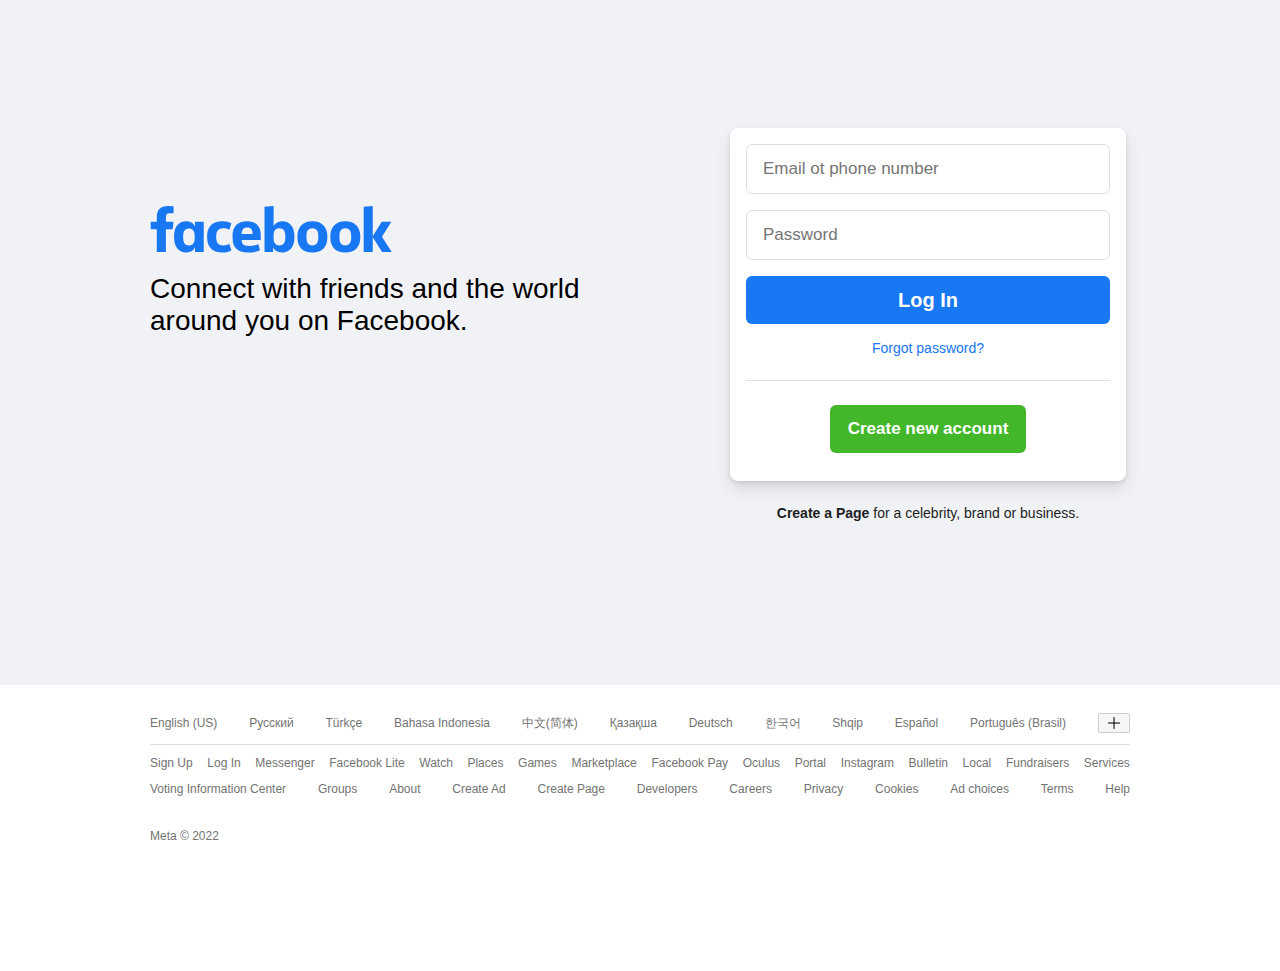
<file: lab2/Facebook/index.html>
<html>
    <head>
        <link rel="stylesheet" href="style.css">
    </head>
    <body>
        <div class="wrapper">
            <div class="home-page">
                <div class="home-page__info">
                    <img width="300px" src="logo.svg" alt="facebook logo"/> 
                    <h2 class="home-page__description">Connect with friends and the world around you on Facebook.</h2>
                </div>

                <div class="login">
                    <div class="login-container">
                        <div class="login__input">
                            <input type="text" id="username" placeholder="Email ot phone number"/>
                            <input type="password" id="password" placeholder="Password"/>
                            <button class="login__btn login-btn btn">Log In</button>
                            <a class="forgot-password-link" href="#">Forgot password?</a>
                        </div>

                        <button class="create-account-btn btn">
                            Create new account
                        </button>
                    </div>

                    <small class="note"><a class="create-page-link" href="#">Create a Page</a> for a celebrity, brand or business.</small>
                </div>
            </div>
        </div>
        <footer>
            <div class="wrapper">
                <ul class="lang-list">
                    <li class="lang-list__element">
                        <a href="#">English (US)
                        </a>
                    </li>

                    <li class="lang-list__element">
                        <a href="#">Русский
                        </a>
                    </li>

                    <li class="lang-list__element">
                        <a href="#">Türkçe</a>
                    </li>

                    <li class="lang-list__element">
                        <a href="#">Bahasa Indonesia
                        </a>
                    </li>

                    <li class="lang-list__element">
                        <a href="#">中文(简体)</a>
                    </li>

                    <li class="lang-list__element">
                        <a href="#">Қазақша</a>
                    </li>

                    <li class="lang-list__element">
                        <a href="#">Deutsch</a>
                    </li>

                    <li class="lang-list__element">
                        <a href="#">한국어</a>
                    </li>

                    <li class="lang-list__element">
                        <a href="#">Shqip</a>
                    </li>

                    <li class="lang-list__element">
                        <a href="#">Español</a>
                    </li>

                    <li class="lang-list__element">
                        <a href="#">Português (Brasil)</a>
                    </li>

                    <li>
                        <button id="add-lang-btn"></button>
                    </li>
                </ul>
                <ul class="options">
                    <li class="options__element">
                        <a href="#">
                            Sign Up
                        </a>
                    </li>

                    <li class="options__element">
                        <a href="#">
                            Log In
                        </a>
                    </li>

                    <li class="options__element">
                        <a href="#">
                            Messenger
                        </a>
                    </li>

                    <li class="options__element">
                        <a href="#">
                            Facebook Lite
                        </a>
                    </li>

                    <li class="options__element">
                        <a href="#">
                            Watch
                        </a>
                    </li>

                    <li class="options__element">
                        <a href="#">
                            Places
                        </a>
                    </li>

                    <li class="options__element">
                        <a href="#">
                            Games
                        </a>
                    </li>

                    <li class="options__element">
                        <a href="#">
                            Marketplace
                        </a>
                    </li>

                    <li class="options__element">
                        <a href="#">
                            Facebook Pay
                        </a>
                    </li>

                    <li class="options__element">
                        <a href="#">
                            Oculus
                        </a>
                    </li>

                    <li class="options__element">
                        <a href="#">
                            Portal
                        </a>
                    </li>

                    <li class="options__element">
                        <a href="#">
                            Instagram
                        </a>
                    </li>

                    <li class="options__element">
                        <a href="#">
                            Bulletin
                        </a>
                    </li>

                    <li class="options__element">
                        <a href="#">
                            Local
                        </a>
                    </li>

                    <li class="options__element">
                        <a href="#">
                            Fundraisers
                        </a>
                    </li>
                    <li class="options__element">
                        <a href="#">
                            Services
                        </a>
                    </li>

                    <li class="options__element">
                        <a href="#">
                            Voting Information Center
                        </a>
                    </li>
                    <li class="options__element">
                        <a href="#">
                            Groups
                        </a>
                    </li>
                    <li class="options__element">
                        <a href="#">
                            About
                        </a>
                    </li>
                    <li class="options__element">
                        <a href="#">
                            Create Ad
                        </a>
                    </li>
                    <li class="options__element">
                        <a href="#">
                            Create Page
                        </a>
                    </li>
                    <li class="options__element">
                        <a href="#">
                            Developers
                        </a>
                    </li>
                    <li class="options__element">
                        <a href="#">
                            Careers
                        </a>
                    </li>

                    <li class="options__element">
                        <a href="#">
                            Privacy
                        </a>
                    </li>
                    <li class="options__element">
                        <a href="#">
                            Cookies
                        </a>
                    </li>
                    <li class="options__element">
                        <a href="#">
                            Ad choices
                        </a>
                    </li>
                    <li class="options__element">
                        <a href="#">
                            Terms
                        </a>
                    </li>

                    <li class="options__element">
                        <a href="#">
                            Help
                        </a>
                    </li>
                </ul>
                <small class="author-rules">Meta &copy; 2022</small>
            </div>
        </footer>
    </body>
</html>
</file>
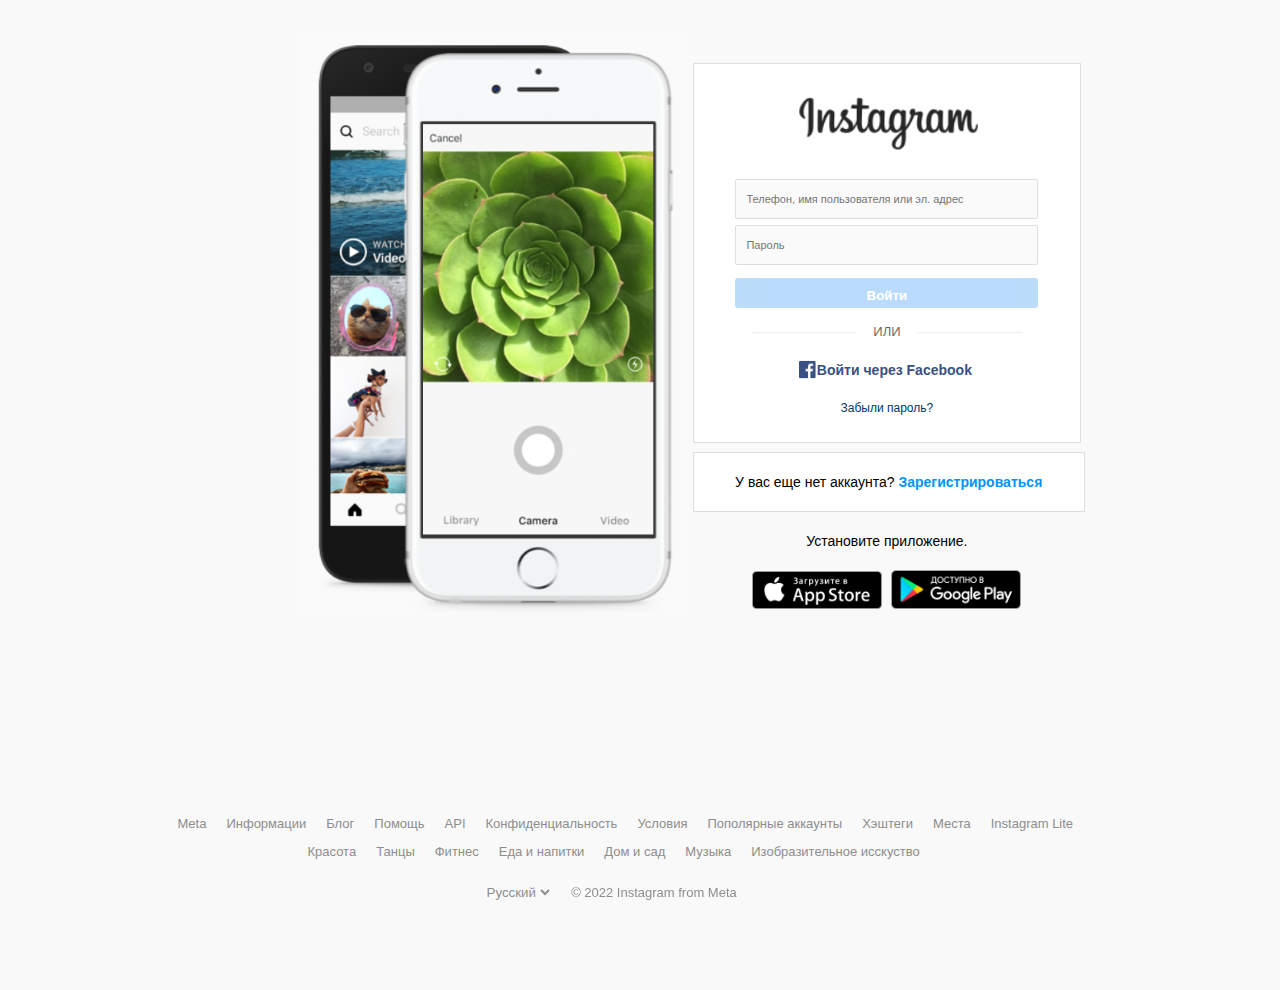
<file: lab2/Instagram/index.html>
<!DOCTYPE html>
<html lang="en">
    <head>
        <title>Adil Instagram</title>
        <link rel="stylesheet" href="style.css">
        <meta charset="UTF-8">
    </head>
    <body>
        <main class="main">
            <div class="main__content">
                <div class="main__phone">
                    <img src="static/img/iphone-logo.png" alt="Iphone-logo">
                </div>

                <div class="inst-form">
                    <div class="form-content top-cont">
                        <div class="inst-logo">
                            <img src="static/img/instagram-logo.png" alt="instagram logo">
                        </div>
                        <input type="text" placeholder="Телефон, имя пользователя или эл. адрес">
                        <input type="password" placeholder="Пароль">
                        <button class="log-in-btn" disabled>Войти</button>
                        <div id="new-var">
                            <hr id="line"><p id="or">ИЛИ</p><hr id="line2">
                        </div>
                            <a href="#" id="fb"><img src="static/img/fb-logo.png" id="fb-logo">Войти через Facebook</a>
                            <a href="#" id="forgot">Забыли пароль?</a>
                        <div class="lower-cont">
                            <span>У вас еще нет аккаунта? <a href="" id="sign-up">Зарегистрироваться</a></span>
                        </div>

                        <div class="download">
                            <div class="dwn-word">
                                <p>Установите приложение.</p>
                            </div>
                            <div class="dwn-img">
                                <a href="#"><img src="static/img/app-store.png" alt="App store" id="app-store"></a>
                                <a href="#"><img src="static/img/google-play.png" alt="Google play" id="google-play"></a>
                            </div>
                        </div>
                    </div>
                </div>
            </div>
        </main>

        <footer>
            <div class="footer-content">
                <ul class="upper-list">
                    <li><a href="#">Meta</a></li>
                    <li><a href="#">Информации</a></li>
                    <li><a href="#">Блог</a></li>
                    <li><a href="#">Помощь</a></li>
                    <li><a href="#">API</a></li>
                    <li><a href="#">Конфиденциальность</a></li>
                    <li><a href="#">Условия</a></li>
                    <li><a href="#">Пополярные аккаунты</a></li>
                    <li><a href="#">Хэштеги</a></li>
                    <li><a href="#">Места</a></li>
                    <li><a href="#">Instagram Lite</a></li>
                </ul>
                <div class="bottom">
                    <ul class="bottom-list">
                        <li><a href="#">Красота</a></li>
                        <li><a href="#">Танцы</a></li>
                        <li><a href="#">Фитнес</a></li>
                        <li><a href="#">Еда и напитки</a></li>
                        <li><a href="#">Дом и сад</a></li>
                        <li><a href="#">Музыка</a></li>
                        <li><a href="#">Изобразительное исскуство</a></li>
                    </ul>
                </div>
                    <div class="lang">
                        <select name="change name" id="change-lang">
                            <option selected value="ru">Русский</option>
                            <option value="af">Africans</option>
                            <option value="cs">Čeština</option>
                            <option value="da">Dansk</option>
                        </select>
                            <span id="meta">© 2022 Instagram from Meta</span>
                    </div>
            </div>
        </footer>
    </body>
</html>
</file>
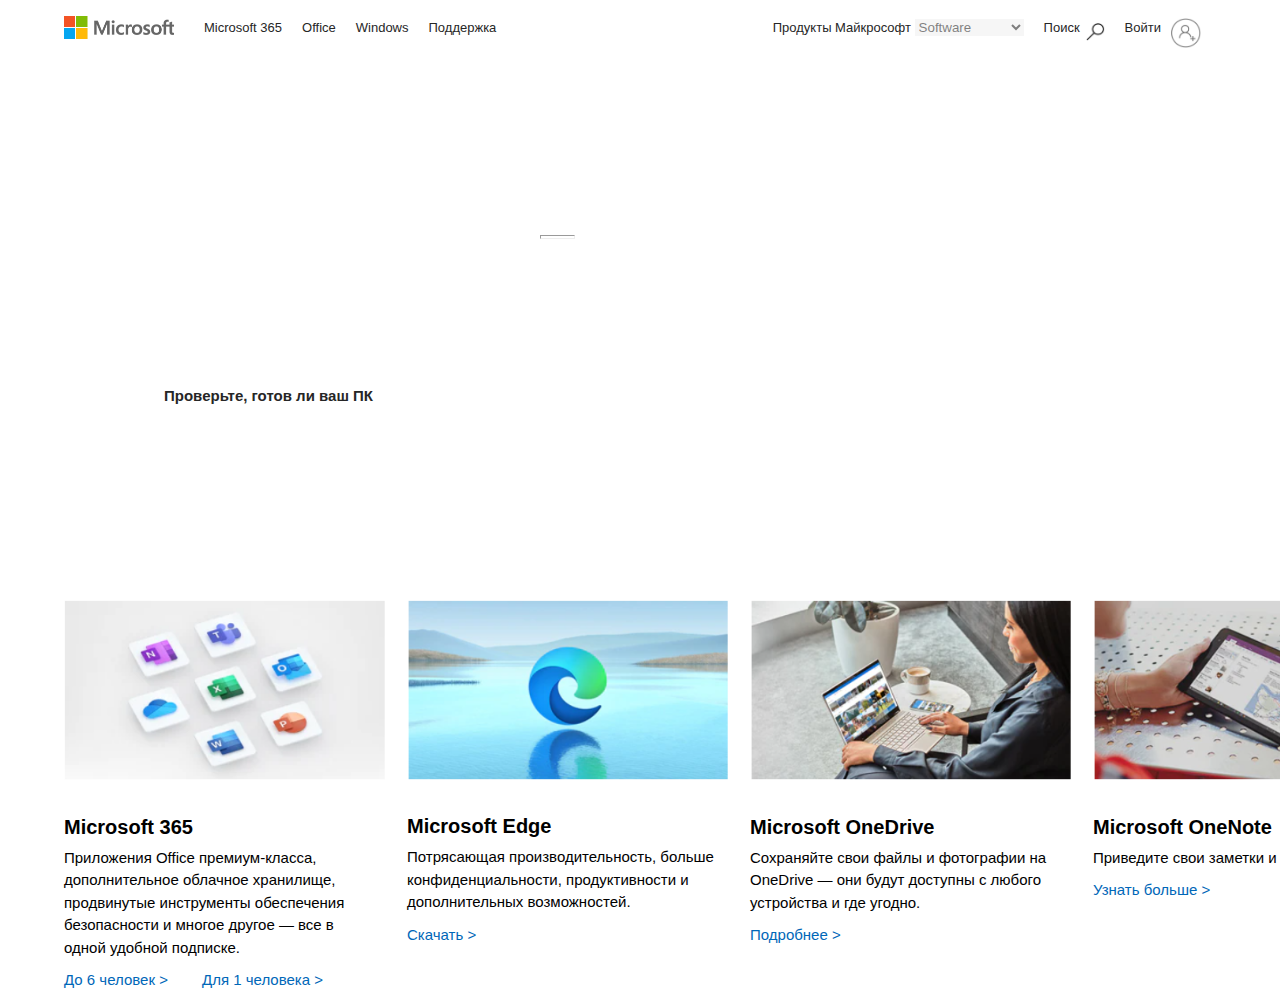
<file: lab2/Microsoft/index.html>
<!DOCTYPE html>
<html lang="en">
    <head>
        <meta charset="UTF-8">
        <title>Adil's Microsoft</title>
        <link rel="stylesheet" href="style.css">
    </head>
    <body>
        <div class="gen-container">
            <nav class="nav-bar">
                <img src="static/img/microsoft-logo.png" alt="microsoft logo" class="microsoft-logo-image">

                <ul class="left-menu">
                    <li><a href="#">Microsoft 365</a></li>
                    <li><a href="#">Office</a></li>
                    <li><a href="#">Windows</a></li>
                    <li><a href="#">Поддержка</a></li>
                </ul>

                <ul class="right-menu">
                    <li><a href=""><span class="right-block">Продукты Майкрософт</span></a>
                    <select name="Продукты Майкрософт" id="products">
                        <option selected value="software">Software</option>
                        <option value="PCs & Devices">PCs & Devices</option>
                        <option value="Развлечения">Развлечения</option>
                    </select></li>
                    <li class="icons"><a href=""><span class="right-block">Поиск</span><img src="static/img/search.png" alt="search" id="search"></a></li>
                    <li class="icons"><a href=""><span class="right-block">Войти</span><img src="static/img/enter.png" alt="Login" id="login"></a></li>
                </ul>
            </nav>

            <section class="main">
                <div class="main__center">
                    <h1> Разработано для жизни сегодня и в будущем</h1><hr>
                    <p>Следующее поколение игр. Ваши цели. Друзья и семья. С Windows 11 вы станете еще ближе к тому, что успели полюбить.
                    </p>
                    <button class="btn"><span>Проверьте, готов ли ваш ПК</span></button>
                </div>
            </section>

            <section class="blocks">
                <div>
                    <img class="blocks__img" src="static/img/microsoft-365.png" alt="microsoft 365">
                    <h3 class="blocks__title">Microsoft 365</h3>
                    <p id="office">Приложения Office премиум-класса, дополнительное облачное хранилище, продвинутые инструменты обеспечения безопасности и многое другое — все в одной удобной подписке.
                    </p>
                    <a class="blocks__link" href="#">До 6 человек ></a>
                    <a class="blocks__link" href="#">Для 1 человека ></a>
                </div>
                <div>
                    <img class="blocks__img" src="static/img/edge.png" alt="microsoft edge">
                    <h3 class="blocks__title">Microsoft Edge</h3>
                    <p>Потрясающая производительность, больше конфиденциальности, продуктивности и дополнительных возможностей.
                    </p>
                    <a class="blocks__link" href="#">Скачать ></a>
                </div>
                <div>
                    <img class="blocks__img" src="static/img/onedrive.png" alt="microsoft OneDrive">
                    <h3 class="blocks__title">Microsoft OneDrive</h3>
                    <p>Сохраняйте свои файлы и фотографии на OneDrive — они будут доступны с любого устройства и где угодно.
                    </p>
                    <a class="blocks__link" href="#">Подробнее ></a>
                </div>
                <div>
                    <img class="blocks__img" src="static/img/onenote.png" alt="microsoft OneNote">
                    <h3 class="blocks__title">Microsoft OneNote</h3>
                    <p>Приведите свои заметки и дела в порядок.
                    </p>
                    <a class="blocks__link" href="#">Узнать больше ></a>
                </div>
            </section>
        </div>
    </body>
</html>
</file>
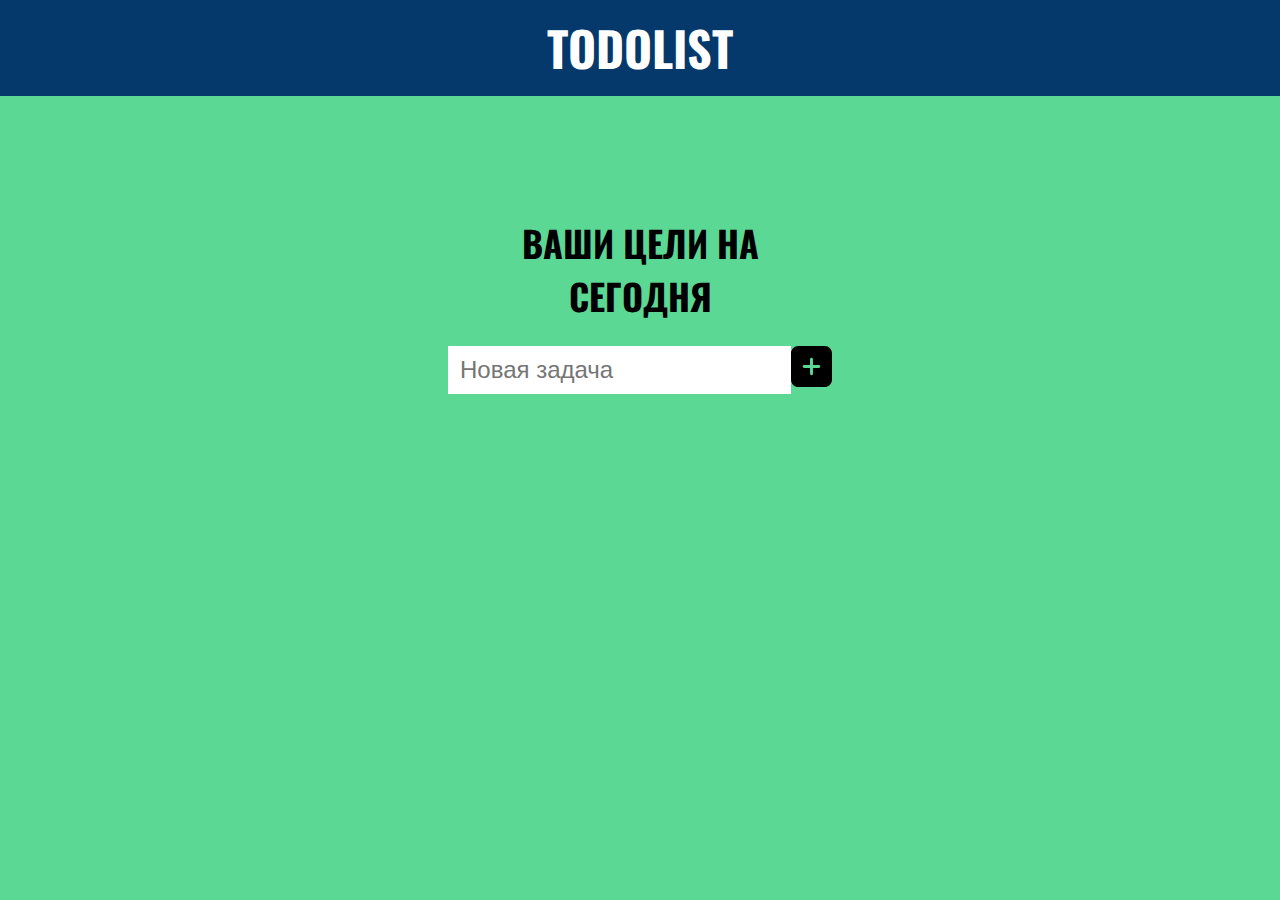
<file: lab3/Todo App/todolist.html>
<!DOCTYPE html>
<html>
    <head>
        <meta charset="utf-8">
        <title>todolist by Adil`</title>
        <link rel="stylesheet" href="style.css">
        <script src="index.js"></script>
        <link href="https://fonts.googleapis.com/css2?family=Oswald:wght@200;300;400;500;600;700&display=swap" rel="stylesheet">
    </head>

    <body>
        <header>
            <div class="container">
                <h1>
                   TODOLIST 
                </h1>
            </div>
        </header>

        <section id="main">
            <div class="container">
                <h2>Ваши цели на сегодня</h2>
                
                <div id="new_target_container">
                    <input placeholder = "Новая задача" id="newItem" type="text">
                    <input onclick="addItem()" value="" type="submit">
                </div>

                <div class="list_container">
                    <ul id="list">
                    </ul>
                </div>
            </div>
        </section>
    </body>
</html>
</file>
<file: lab2/Facebook/style.css>
* {
    margin: 0;
    padding: 0;
    box-sizing: border-box;
    font-family: sans-serif;
}

body {
    display: flex;
    flex-direction: column;
    background-color: #f1f2f6;
    align-items: center;
}

.wrapper {
    width: 980px;
}

.home-page {
    display: flex;
    align-items: center;
    margin: 128px 0 164px 0;
}

.home-page__info {
    width: 580px;
    padding-right: 64px;
    align-self: baseline;
    padding-top: 48px;
}

.home-page__description {
    font-size: 28px;
    font-weight: 400;
}
.login {
    display: flex;
    align-items: center;
    flex-direction: column;
    gap: 24px
}
.login-container {
    background-color: #fff;
    border-radius: 8px;
    box-shadow: 0 2px 4px rgb(0 0 0 / 10%), 0 8px 16px rgb(0 0 0 / 10%);
    padding: 16px 0 28px 0;
    width: 396px;
}
.login__input {
    border-bottom: 1px solid #dddfe2;
    padding-bottom: 24px;
    gap: 16px;
    margin-bottom: 24px;
}

.login__input,
.login-container {
    display: flex;
    align-items: center;
    flex-direction: column;
}

.login__input input {
    width: 364px;
    padding: 14px 16px;
    border: 1px solid #dddfe2;
    color: #1d2129;
    font-family: Helvetica, Arial, sans-serif;
    font-size: 17px;
    border-radius: 6px;
}

.login__input input:focus {
    outline-color: #1877f2;
}

.btn {
    border-radius: 6px;
    outline: none;
}

.login__btn {
    width: 364px;
    background-color: #1877f2;
    border: none;
    font-size: 20px;
    color: white;
    line-height: 48px;
    padding: 0 16px;
    cursor: pointer;
    font-weight: bold;
}

.forgot-password-link {
    color: #1877f2;
    font-size: 14px;
    font-weight: 500;
}

a {
    text-decoration: none;
}

a:hover {
    text-decoration: underline;
}

.create-account-btn {
    width: 196px;       
    background-color: #42b72a;
    border: none;
    color: white;
    font-size: 17px;
    line-height: 48px;
    padding: 0 16px;
    font-weight: bold;
}

.note {
    border-top: none;
    color: #1c1e21;
    font-family: SFProText-Regular, Helvetica, Arial, sans-serif;
    font-size: 14px;
    font-weight: normal;
    padding-top: 0;
}

.create-page-link {
    color: #1c1e21;
    font-weight: 600;
}

footer {
    background-color: #fff;
    padding: 20px 0 0;
    width: 100%;
}

ul {
    list-style-type: none;
    display: flex;
    justify-content: space-between;
    flex-wrap: wrap;
    gap: 8px;
    padding: 8px 0;
}

ul li a, .author-rules {
    color: #737373;
    font-size: 12px;
}

.author-rules {
    margin-top: 24px;
    margin-bottom: 128px;
    display: block;
}

footer .wrapper {
    margin: 0 auto;
}

.lang-list {
    border-bottom: 0.1px solid #dddfe2;
}

#add-lang-btn {
    background: url('./plus.png') center no-repeat;
    background-size: 12px 12px;
    background-color: #f5f6f7;
    border:1px solid #ccd0d5;
    width: 32px;
    height: 20px;
    cursor: pointer;
    border-radius: 2px;
}
</file>
<file: lab2/Instagram/style.css>
* {
    margin: 0;
    padding: 0;
    box-sizing: border-box;
}

body {
    background-color: #f9f9f9;
    font-family: -apple-system,BlinkMacSystemFont,"Segoe UI",Roboto,Helvetica,Arial,sans-serif;
    font-size: 14px;
    line-height: 18px;
}
main {
    height: 90vh;
    position: relative;
    margin: 0 auto;
}

footer {
    font-size: 13px;
    color: #737373;
    height: 20vh;
}

.main__content, .footer-content{
    max-width: 935px;
}

.main__content {
    display: flex;
    justify-content: space-around;
    align-items: center;
    width: 100%;
    position: absolute;
    top: 4%;
    left: 23%;
}

.inst-form {
    text-align: center;
    max-width: 350px;
    margin: 0 auto;

}

.inst-form .top-cont {
    max-height: 380px;
    padding: 25px 15px ;
    border: 1px solid #dddfe2;
    outline: none;
    margin-left: -150px;
    margin-bottom: 150px;
}

.inst-form .lower-cont {
    height: 60px;
    margin-top: 20px;
    border: 1px solid #dddfe2;
    outline: none;
    padding-top: 20px;
    width: 110%;
    margin-left: -16px;
    font-size: 14px;
}

.inst-form .lower-cont #sign-up {
    color: rgba(0,149,246,1);
    font-weight: 600;
    text-decoration: none;
}


.inst-form .top-cont #forgot{
    display: block;
    font-size: 12px;
    color: rgba(0,55,107,1);
    text-decoration: none;
    padding: 10px 0 15px;
    margin-top: 10px;
}

.inst-form .top-cont input{
    width: 85%;
    margin: 3px 0;
    height: 40px;
    border: 1px solid #dddfe2;
    outline: none;
    border-radius: 2px;
    padding-left: 10px;
    font-size: 11px;
    background: rgba(250,250,250,1);
}

.inst-form .top-cont .log-in-btn {
    width: 85%;
    background-color: #8dc4f9;
    color: white;
    border: none;
    border-radius: 3px;
    height: 30px;
    margin-top: 10px;
    padding-top: 4px;
    font-weight: 600;
}

.inst-form .top-cont, .inst-form .lower-cont {
    background-color: white;
}

.inst-form .top-cont .inst-logo img{
    width: 200px;
    margin-bottom: 20px;
}

.main__phone img {
    width: 400px;
}

#fb-logo {
    width: 17px;
    position: absolute;
    top: 328px;
    left: 505px;
}

#fb {
    text-decoration: none;
    font-weight: 600;
    color: #385185;
    margin-left: 15px;
}

#new-var {
    margin-top: 15px;
    font-weight: 500;
    font-size: 13px;
    margin-bottom: 20px;
}

.inst-form .top-cont .log-in-btn, #new-var #or {
    opacity: 60%;
}

#line, #line2 {
    display: inline;
    background-color: black;
    height: 1px;
    width: 105px;
    position: absolute;
    opacity: 15%;
}

#line {
    margin-top: 9px;
    margin-left: -135px;
}

#line2 {
    margin-top: -9px;
    margin-left: 30px;
}

.download {
    margin-top: 20px;
}

.download .dwn-word{
    margin-bottom: 20px;
}
.download .dwn-img #app-store, .download .dwn-img #google-play{
    width: 130px;
}

.download .dwn-img #app-store {
    margin-right: 5px;
}

footer ul {
    display: flex;
    flex-wrap: wrap;
    list-style-type: none;
    padding: 5px;
}

footer .footer-content {
    margin: 0 auto;
}

footer .footer-content ul li {
    padding-right: 20px;
}

footer .footer-content ul li a{
    text-decoration: none;
    color: #737373;
    opacity: 0.8;
}

footer .footer-content ul li a, footer .footer-content .lang {
    opacity: 80%;
}

footer .footer-content .bottom{
    margin-left: 130px;
}

footer .footer-content .lang {
    padding-top: 18px;
    margin-left: 310px;
}

footer .footer-content .lang #meta {
    padding-left: 15px;
}
#change-lang {
    border: none;
    width: fit-content;
    background-color: #f9f9f9;
    color: #737373;
}
</file>
<file: lab2/Microsoft/style.css>
* {
    margin: 0;
    padding: 0;
    box-sizing: border-box;
}

body {
    font-size: 15px;
    font-family: Segoe UI,SegoeUI,"Helvetica Neue",Helvetica,Arial,sans-serif;
    color: #000;
    background: #fff;
    line-height: 1.5;
}

ul {
    list-style: none;
}

a {
    color: #262626;
    text-decoration: none;
}

.gen-container {
    margin: 0 auto;
    width: 90%;
    max-width: 1350px;
}

.nav-bar {
    display: flex;
    justify-content: space-between;
    align-items: center;
    height: 55px;
    padding: 20px 0;
    font-size: 13px;
}

.nav-bar .microsoft-logo-image {
    width: 110px;
    cursor: pointer;
}

.nav-bar .right-menu #search {
    padding-left: 5px;
    width: 25px;
    position: absolute;
    margin-top: 5px;
}

.nav-bar .right-menu #login {
    width: 30px;
    position: absolute;
    margin-left: 10px;
}

.nav-bar .icons {
    margin-right: 25px;
}

.nav-bar ul{
    display: flex;
}

.nav-bar ul li {
    padding: 0 10px;
}

.nav-bar ul li a {
    padding-bottom: 2px;
}

.nav-bar .left-menu li a:hover {
    border-bottom: 3px solid #262626;
}

.nav-bar .right-menu .right-block:hover {
    border-bottom: 3px solid #262626;
}

.nav-bar .left-menu {
    flex: 1;
    margin-left: 20px;
}

.nav-bar .right-menu {
    margin-right: 20px;
}


.nav-bar .right-menu select{
    border: none;
    cursor: pointer;
    opacity: 50%;
}

.btn {
    cursor: pointer;
    border: none;
    font-size: 15px;
    font-weight: bold;
    padding: 10px 20px;
    background: #fff;
    color: #262626;
}

.btn:hover {
    opacity: 90%;
}
.main {
    width: 100%;
    height: 500px;
    background: url('https://img-prod-cms-rt-microsoft-com.akamaized.net/cms/api/am/imageFileData/RWLAmj?ver=35aa&q=0&m=8&h=600&w=1600&b=%23FFFFFFFF&l=f&x=0&y=0&s=1898&d=712&aim=true');
    background-size: cover;
}

.main .main__center {
    width: 600px;
    padding-top: 150px;
    padding-left: 70px;
}


.main h1, .main p{
    color: #fff;
    padding: 10px;
}
.main h1{
    font-size: 32px;
    font-weight: 600;
    line-height: 1.2;
    width: 500px;
}

.main hr{
    position: absolute;
    width: 35px;
    height: 4px;
    background-color: white;
    top: 235px;
    left: 540px;
}

.main button {
    margin-top: 10px;
    margin-left: 10px;
    font-weight: 600;
}

.main button span:hover {
    border-bottom: 3px solid #262626;
}

.blocks {
    display: grid;
    grid-template-columns: repeat(4, 1fr);
    grid-gap: 20px;
    margin-top: 45px;
}

.blocks__img {
    width: 323px;
    margin-bottom: 20px;
}

.blocks__title {
    margin-bottom: 5px;
    margin-top: 5px;
    font-size: 20px;
    font-weight: 600;
}

.blocks__link {
    font-weight: 500;
    display: inline-block;
    padding-top: 10px;
    color: #0067b8;
    margin-right: 30px;
}

#office {
    width: 300px;
}
</file>
<file: lab3/Todo App/style.css>
* {
    margin: 0;
    padding: 0;
}


body {
    background-color: #5cd895;
    font-family: 'Oswald', sans-serif;
}

.container {
    width: 30%;
    margin: 0 auto;
}

header {
    background-color: #05386b;
}

header h1 {
    color: white;
    text-align: center;
    font-size: 48px;
    line-height: 96px;
}

#main {
    margin-top: 96px;
}

#main h2 {
    text-align: center;
    padding-top: 24px;
    padding-bottom: 24px;
    font-size: 36px;
    text-transform: uppercase;
    color: black;
}

#new_target_container {
    text-align: center;
    display: flex;
    justify-content: space-between;
    margin-bottom: 36px;
}

input {
    outline: none;
    border: none;
}

input[type="text"] {
    width: 400px;
    height: 48px;
    font-size: 24px;
    text-indent: 12px;
}

input[type="submit"] {
    border: none;
    width: 48px;
    background: url('add.svg') no-repeat;
    color: white;
    text-transform: uppercase;
}

input[type="submit"]:hover {
    animation: bg;
    animation-duration: 0.8s;
}

#list {
    list-style-type: none;
}

li {
    font-size: 20px;
    font-family: sans-serif;
    margin-bottom: 4px;
    font-weight: bold;
}

.btn_delete {
    background: url('cross-remove-sign.svg') no-repeat;
    width: 36px;
    height: 36px;
    background-size: 40%;
    border: none;
    background-position: center;
    font-weight: bold;
    border-radius: 50%;
}

.btn_delete:hover {
    background-color: red;
    animation: bg 0.5s;
    animation-duration: 1s;
}

@keyframes bg {
    0% {
        transform: rotate(0);
    }
    50% {
        transform: rotate(90deg);
    }
    100% {
        transform: rotate(0deg);
    }
}


.item_container {
    display: flex;
    justify-content: space-between;
    align-items: center;
    background-color: #EDF5E1;
    padding-top: 16px;
    padding-bottom: 16px;
    padding-left: 12px;
    padding-right: 12px;
    box-sizing: border-box;
}


input[type="checkbox"] {
    width: 32px;
    height: 32px;
    content: "";
    border-radius: 32px;
}

.itemName {
    color: #05386b;
}

#btn_remove_all {
    border: none;
    width: 96px;
    border-radius: 10px;
    background-color: red;
    color: white;
    text-transform: uppercase;
    font-size: 12px;
    font-weight: bold;
}


.done {
    color: gray;
}

.in_process {
    color: black;
}
</file>
